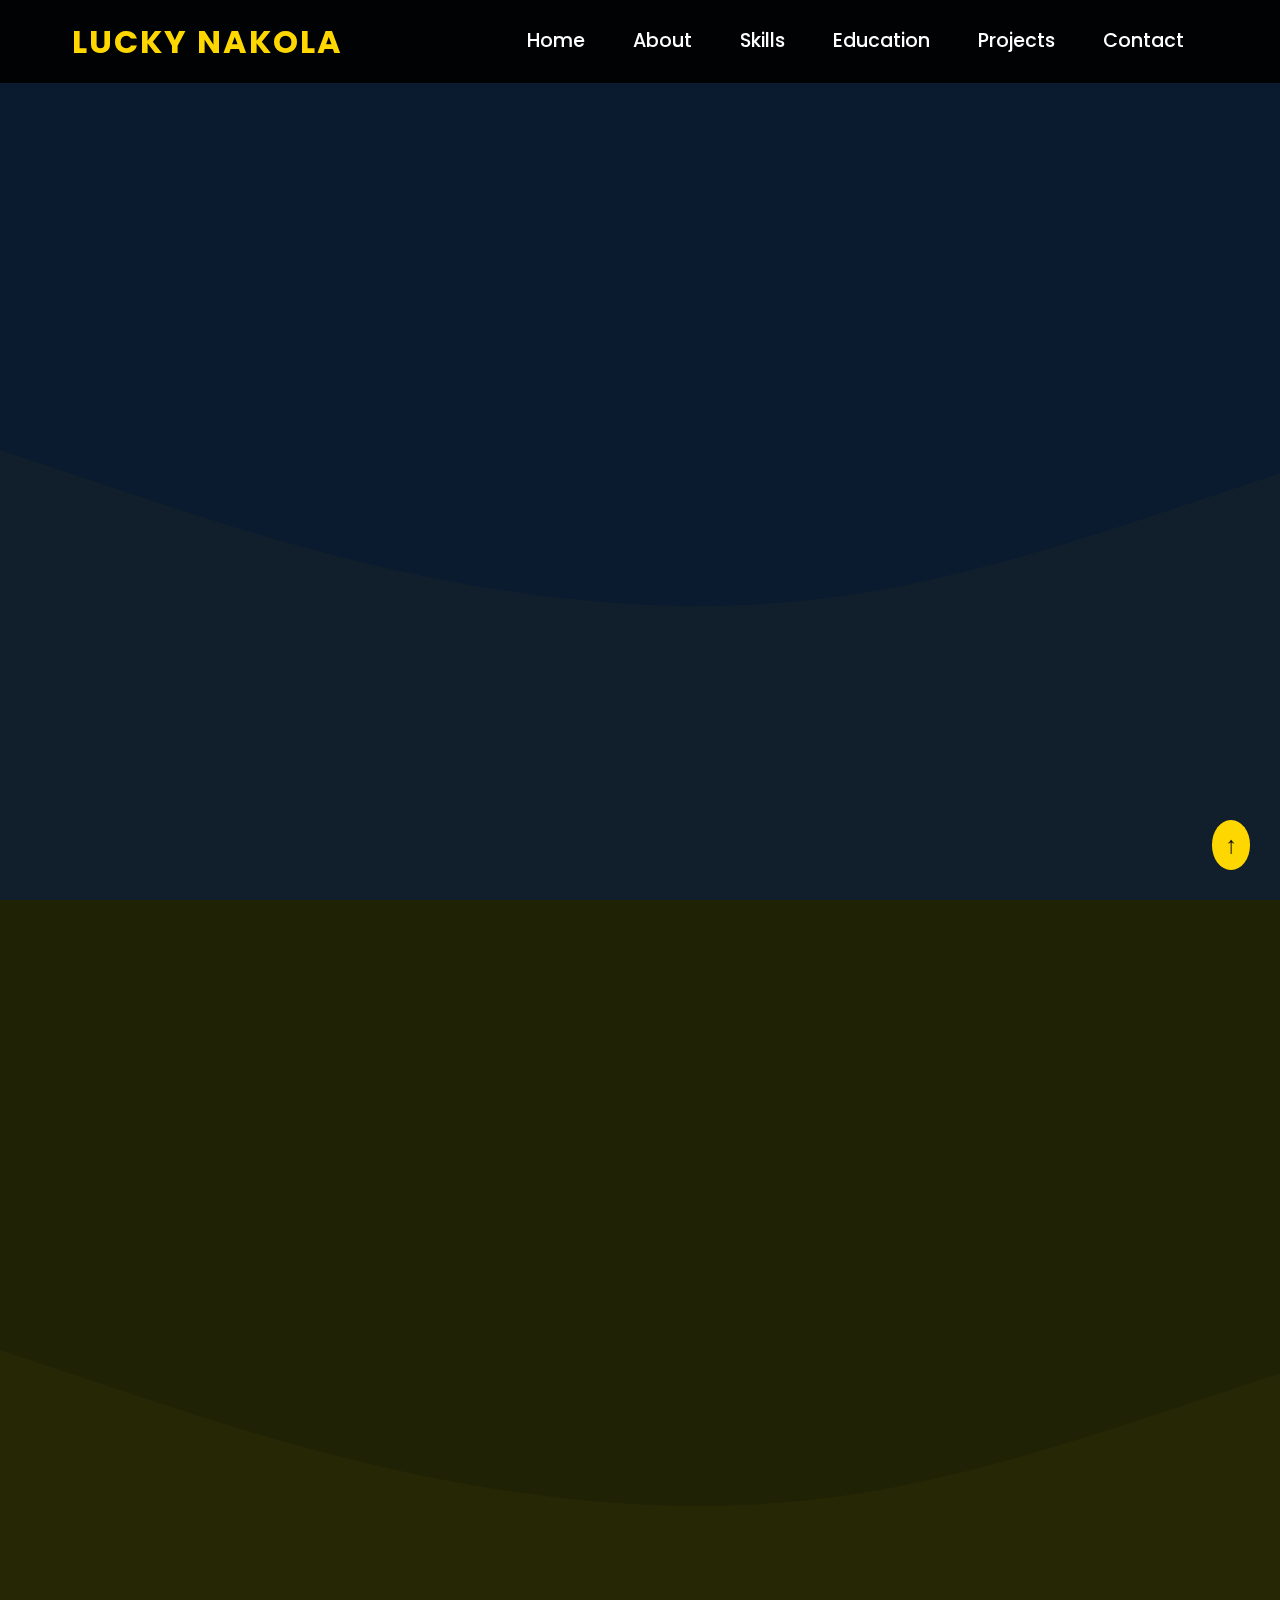
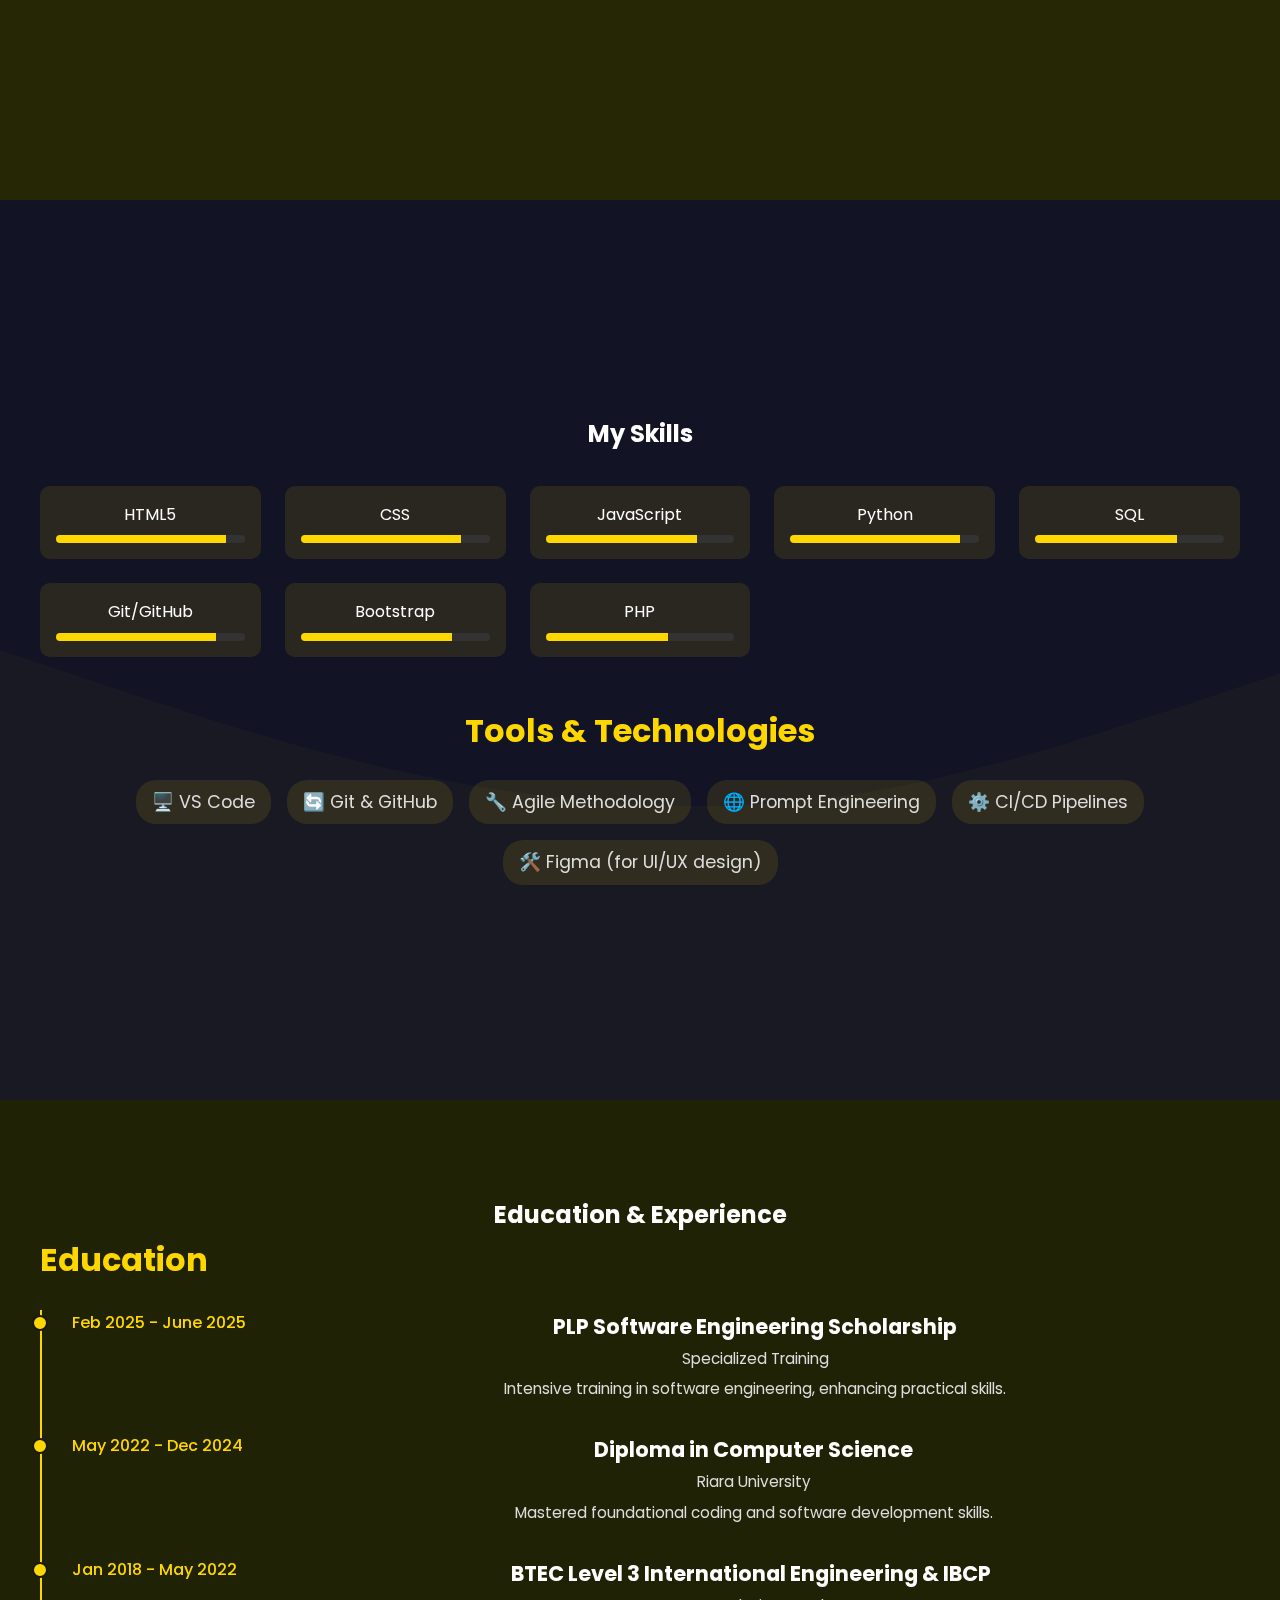
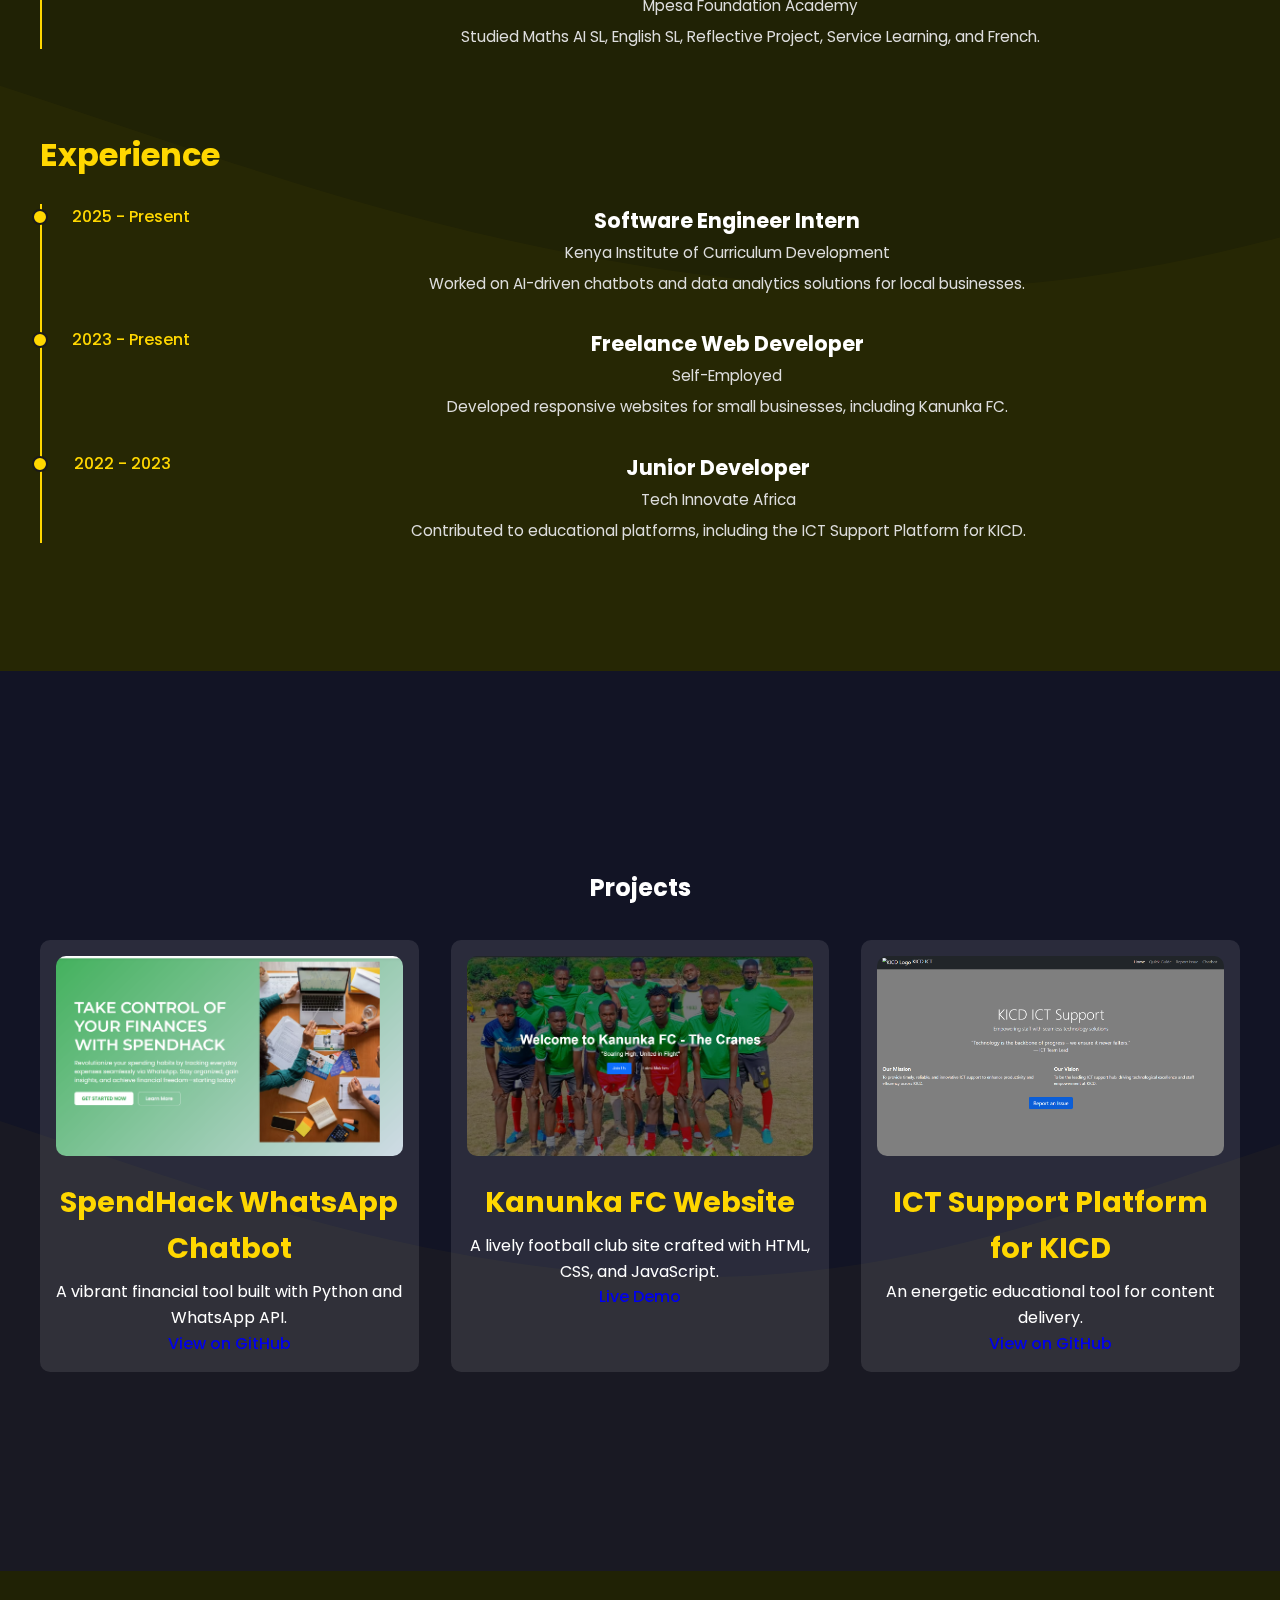
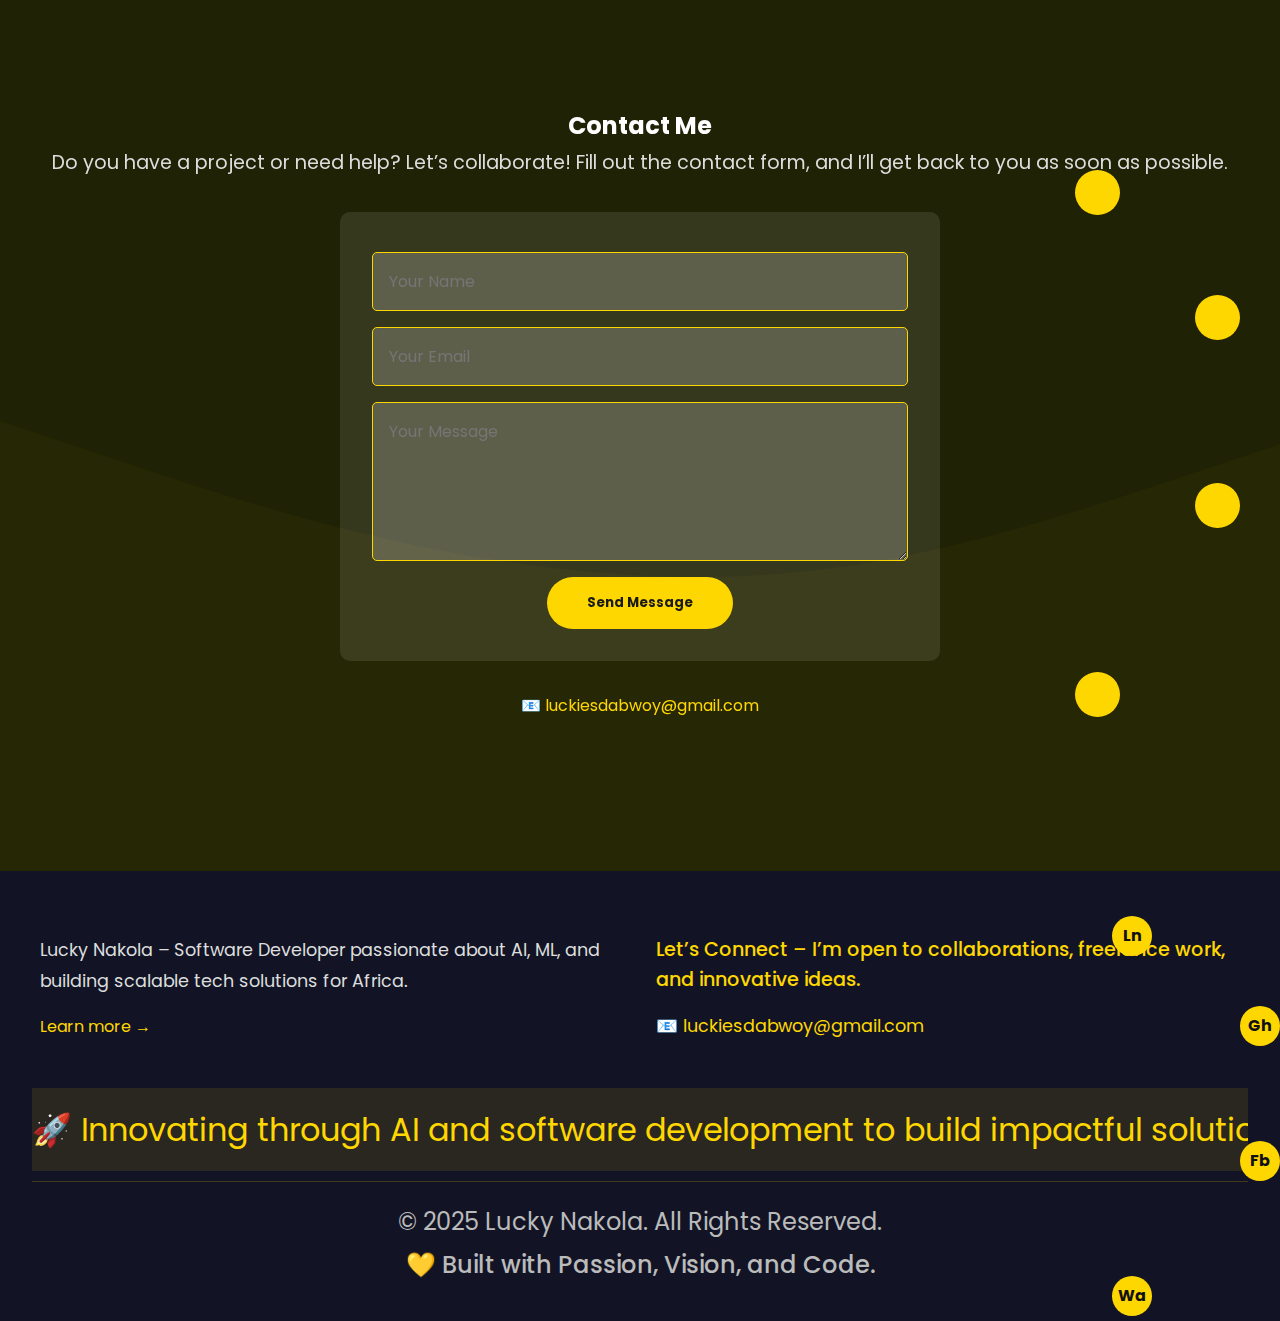
<file: index.html>
<!DOCTYPE html>
<html lang="en">
<head>
  <meta charset="UTF-8">
  <meta name="viewport" content="width=device-width, initial-scale=1.0">
  <meta name="description" content="Lucky Nakola - Software Engineer and AI Innovator">
  <title>Lucky Nakola | Portfolio</title>
  <link rel="stylesheet" href="styles.css">
  <link href="https://fonts.googleapis.com/css2?family=Playfair+Display:wght@400;700&family=Poppins:wght@300;400;500;600&display=swap" rel="stylesheet">
</head>
<body>
  <header>
    <nav>
      <div class="logo">Lucky Nakola</div>
      <input type="checkbox" id="menu-toggle" class="menu-checkbox">
      <label for="menu-toggle" class="menu-toggle">☰</label>
      <ul class="nav-links">
        <li><a href="#home">Home</a></li>
        <li><a href="#about">About</a></li>
        <li><a href="#skills">Skills</a></li>
        <li><a href="#education">Education</a></li>
        <li><a href="#projects">Projects</a></li>
        <li><a href="#contact">Contact</a></li>
      </ul>
    </nav>
  </header>

  <main>
    <!-- Hero Section -->
    <section id="home" class="section hero">
      <div class="section-bg"></div>
      <div class="content">
        <div class="hero-text">
          <h1>Hello! I’m Lucky Nakola</h1>
          <h2>Software Engineer | AI & ML Enthusiast | Web Developer</h2>
          <p>I specialize in AI, machine learning, and full-stack development, creating impactful digital solutions.</p>
          <div class="cta-buttons">
            <a href="#projects" class="cta primary">View My Work</a>
            <a href="pdf/LUCKY NAKOLA CV.pdf" class="cta secondary" download>Download CV</a>
          </div>
        </div>
        <div class="hero-image">
          <img src="img/Lucky.jpg" alt="Lucky Nakola">
          <div class="social-circle">
            <a href="https://www.facebook.com/lucky.loonkishu.7" class="social-icon" aria-label="Facebook">
              <svg viewBox="0 0 24 24" fill="#fff"><path d="M9 8h-3v4h3v12h5v-12h3.642l.358-4h-4v-1.667c0-.955.192-1.333 1.115-1.333h2.885v-5h-3.808c-3.596 0-5.192 1.583-5.192 4.615v3.385z"/></svg>
            </a>
            <a href="https://github.com/WAIYAH" class="social-icon" aria-label="GitHub">
              <svg viewBox="0 0 24 24" fill="#fff"><path d="M12 0c-6.626 0-12 5.373-12 12 0 5.302 3.438 9.8 8.207 11.387.599.111.793-.261.793-.577v-2.234c-3.338.726-4.033-1.416-4.033-1.416-.546-1.387-1.333-1.756-1.333-1.756-1.089-.745.083-.729.083-.729 1.205.084 1.839 1.237 1.839 1.237 1.07 1.834 2.807 1.304 3.492.997.107-.775.418-1.305.762-1.604-2.665-.305-5.467-1.332-5.467-5.931 0-1.311.469-2.381 1.236-3.221-.124-.303-.535-1.524.117-3.176 0 0 1.008-.322 3.301 1.23.957-.266 1.983-.399 3.003-.404 1.02.005 2.047.138 3.006.404 2.291-1.552 3.297-1.23 3.297-1.23.653 1.653.242 2.874.118 3.176.77.84 1.235 1.911 1.235 3.221 0 4.609-2.807 5.624-5.479 5.921.43.372.823 1.102.823 2.222v3.293c0 .319.192.694.801.576 4.765-1.589 8.199-6.086 8.199-11.386 0-6.627-5.373-12-12-12z"/></svg>
            </a>
            <a href="https://wa.me/254715674828" class="social-icon" aria-label="WhatsApp">
              <svg viewBox="0 0 24 24" fill="#fff"><path d="M12 0c-6.627 0-12 5.373-12 12s5.373 12 12 12 12-5.373 12-12-5.373-12-12-12zm6.066 17.185c-.149.405-.455.72-.91.856-.563.173-1.298.15-2.172-.068-.873-.218-1.808-.786-2.548-1.346-1.48-.998-2.602-2.334-3.219-3.892-.304-.77-.24-1.485.047-2.093.149-.314.342-.592.583-.811.241-.218.498-.405.774-.548.138-.071.276-.142.414-.213.138-.071.276-.142.414-.213.276-.142.483-.071.621.213.138.284.483.852.621 1.136.138.284.276.568.414.852.138.284.069.568-.069.852-.138.284-.414.568-.69.852-.276.284-.552.568-.828.852-.276.284-.414.568-.276.852.138.284.621.852 1.242 1.42.621.568 1.242 1.136 1.863 1.42.621.284 1.104.426 1.518.426.414 0 .759-.142 1.035-.426.276-.284.414-.568.552-.852.138-.284.276-.568.414-.852.138-.284.276-.426.414-.426.138 0 .276.142.414.426z"/></svg>
            </a>
            <a href="https://www.linkedin.com/in/lucky-nakola-0a657a276?lipi=urn%3Ali%3Apage%3Ad_flagship3_profile_view_base_contact_details%3BHAX2p28qTyC%2FvO9Iezd0vA%3D%3D" class="social-icon" aria-label="LinkedIn">
              <svg viewBox="0 0 24 24" fill="#fff"><path d="M4.98 3.5c0 1.381-1.11 2.5-2.48 2.5s-2.48-1.119-2.48-2.5c0-1.38 1.11-2.5 2.48-2.5s2.48 1.12 2.48 2.5zm.02 4.5h-5v16h5v-16zm7.982 0h-4.968v16h4.969v-8.399c0-4.67 6.029-5.052 6.029 0v8.399h4.988v-10.131c0-7.88-8.922-7.593-11.018-3.714v-2.155z"/></svg>
            </a>
          </div>
        </div>
      </div>
    </section>

    <!-- About Me Section -->
    <section id="about" class="section about-section">
      <div class="section-bg"></div>
      <div class="content">
        <div class="about-container">
          <div class="about-interests">
            <h3>Interests</h3>
            <ul class="interests-list">
              <li>🎮 Gaming & AI Innovations</li>
              <li>📚 Tech Blogging & Knowledge Sharing</li>
              <li>🚀 Building Scalable Applications</li>
              <li>🎤 Speaking at Tech Events</li>
            </ul>
          </div>
          <div class="about-text">
            <h2>About Me</h2>
            <p>I’m Lucky Nakola, a tech enthusiast with a burning passion for coding and AI. Based in Africa, I’m dedicated to creating solutions that uplift communities—think education, healthcare, and agriculture.</p>
            <blockquote class="highlight-quote">
              "I live for the thrill of hackathons, the joy of mentoring, and the dream of a tech-powered future."
            </blockquote>
            <p>My journey is fueled by a desire to innovate and empower, blending creativity with technology to make a lasting impact.</p>
          </div>
        </div>
      </div>
    </section>

    <!-- Skills Section -->
    <section id="skills" class="section">
      <div class="section-bg"></div>
      <div class="content">
        <h2>My Skills</h2>
        <div class="skills-grid">
          <div class="skill-card">HTML5 <span class="skill-bar"><span style="width: 90%;"></span></span></div>
          <div class="skill-card">CSS <span class="skill-bar"><span style="width: 85%;"></span></span></div>
          <div class="skill-card">JavaScript <span class="skill-bar"><span style="width: 80%;"></span></span></div>
          <div class="skill-card">Python <span class="skill-bar"><span style="width: 90%;"></span></span></div>
          <div class="skill-card">SQL <span class="skill-bar"><span style="width: 75%;"></span></span></div>
          <div class="skill-card">Git/GitHub <span class="skill-bar"><span style="width: 85%;"></span></span></div>
          <div class="skill-card">Bootstrap <span class="skill-bar"><span style="width: 80%;"></span></span></div>
          <div class="skill-card">PHP <span class="skill-bar"><span style="width: 65%;"></span></span></div>
        </div>
        <div class="tools-section">
          <h3>Tools & Technologies</h3>
          <ul class="tools-list">
            <li>🖥️ VS Code</li>
            <li>🔄 Git & GitHub</li>
            <li>🔧 Agile Methodology</li>
            <li>🌐 Prompt Engineering</li>
            <li>⚙️ CI/CD Pipelines</li>
            <li>🛠️ Figma (for UI/UX design)</li>
          </ul>
        </div>
      </div>
    </section>

    <!-- Education & Experience Section (Simplified, No Toggle) -->
    <section id="education" class="section education-experience">
      <div class="section-bg"></div>
      <div class="content">
        <h2>Education & Experience</h2>
        <div class="edu-exp-container">
          <!-- Education -->
          <div class="edu-exp-column">
            <h3>Education</h3>
            <div class="timeline">
              <div class="timeline-entry">
                <div class="timeline-date"> Feb 2025 - June 2025</div>
                <div class="timeline-content">
                  <h4>PLP Software Engineering Scholarship</h4>
                  <p class="institution">Specialized Training</p>
                  <p>Intensive training in software engineering, enhancing practical skills.</p>
                </div>
              </div>
              <div class="timeline-entry">
                <div class="timeline-date">May 2022 - Dec 2024</div>
                <div class="timeline-content">
                  <h4>Diploma in Computer Science</h4>
                  <p class="institution">Riara University</p>
                  <p>Mastered foundational coding and software development skills.</p>
                </div>
              </div>
              <div class="timeline-entry">
                <div class="timeline-date">Jan 2018 - May 2022</div>
                <div class="timeline-content">
                  <h4>BTEC Level 3 International Engineering & IBCP</h4>
                  <p class="institution">Mpesa Foundation Academy</p>
                  <p>Studied Maths AI SL, English SL, Reflective Project, Service Learning, and French.</p>
                </div>
              </div>
            </div>
          </div>
          <!-- Experience -->
          <div class="edu-exp-column">
            <h3>Experience</h3>
            <div class="timeline">
              <div class="timeline-entry">
                <div class="timeline-date">2025 - Present</div>
                <div class="timeline-content">
                  <h4>Software Engineer Intern</h4>
                  <p class="institution">Kenya Institute of Curriculum Development</p>
                  <p>Worked on AI-driven chatbots and data analytics solutions for local businesses.</p>
                </div>
              </div>
              <div class="timeline-entry">
                <div class="timeline-date">2023 - Present</div>
                <div class="timeline-content">
                  <h4>Freelance Web Developer</h4>
                  <p class="institution">Self-Employed</p>
                  <p>Developed responsive websites for small businesses, including Kanunka FC.</p>
                </div>
              </div>
              <div class="timeline-entry">
                <div class="timeline-date">2022 - 2023</div>
                <div class="timeline-content">
                  <h4>Junior Developer</h4>
                  <p class="institution">Tech Innovate Africa</p>
                  <p>Contributed to educational platforms, including the ICT Support Platform for KICD.</p>
                </div>
              </div>
            </div>
          </div>
        </div>
      </div>
    </section>

    <!-- Projects Section -->
    <section id="projects" class="section">
      <div class="section-bg"></div>
      <div class="content">
        <h2>Projects</h2>
        <div class="projects-grid">
          <div class="project-card">
            <img src="img/Spendhack.png" alt="SpendHack WhatsApp Chatbot">
            <h3>SpendHack WhatsApp Chatbot</h3>
            <p>A vibrant financial tool built with Python and WhatsApp API.</p>
            <a href="https://spendhackv1.vercel.app/" class="cta">View on GitHub</a>
          </div>
          <div class="project-card">
            <img src="img/Kanunka Cranes.png" alt="Kanunka FC Website">
            <h3>Kanunka FC Website</h3>
            <p>A lively football club site crafted with HTML, CSS, and JavaScript.</p>
            <a href="https://the-cranes.vercel.app/" class="cta">Live Demo</a>
          </div>
          <div class="project-card">
            <img src="img/Kicd.png" alt="ICT Support Platform for KICD">
            <h3>ICT Support Platform for KICD</h3>
            <p>An energetic educational tool for content delivery.</p>
            <a href="#" class="cta">View on GitHub</a>
          </div>
        </div>
      </div>
    </section>

    <!-- Contact Section -->
    <section id="contact" class="section">
      <div class="section-bg"></div>
      <div class="content">
        <h2>Contact Me</h2>
        <p class="contact-description">Do you have a project or need help? Let’s collaborate! Fill out the contact form, and I’ll get back to you as soon as possible.</p>
        <form class="contact-form">
          <input type="text" placeholder="Your Name" required>
          <input type="email" placeholder="Your Email" required>
          <textarea placeholder="Your Message" rows="5" required></textarea>
          <button type="submit">Send Message</button>
        </form>
        <div class="contact-details">
          <p>📧 <a href="mailto:luckiesdabwoy@gmail.com">luckiesdabwoy@gmail.com</a></p>
          <div class="social-links">
            <a href="https://www.linkedin.com/in/lucky-nakola-0a657a276?lipi=urn%3Ali%3Apage%3Ad_flagship3_profile_view_base_contact_details%3BHAX2p28qTyC%2FvO9Iezd0vA%3D%3D" class="social-icon" aria-label="LinkedIn">Ln</a>
            <a href="https://github.com/WAIYAH" class="social-icon" aria-label="GitHub">Gh</a>
            <a href="https://www.facebook.com/lucky.loonkishu.7" class="social-icon" aria-label="Facebook">Fb</a>
            <a href="https://wa.me/254715674828" class="social-icon" aria-label="WhatsApp">Wa</a>
          </div>
        </div>
      </div>
    </section>
  </main>

  <!-- Footer -->
  <footer>
    <div class="footer-content">
      <div class="footer-col about-col">
        <p>Lucky Nakola – Software Developer passionate about AI, ML, and building scalable tech solutions for Africa.</p>
        <a href="#about" class="footer-link">Learn more →</a>
      </div>
      <div class="footer-col contact-col">
        <p class="cta-text">Let’s Connect – I’m open to collaborations, freelance work, and innovative ideas.</p>
        <p>📧 <a href="mailto:luckiesdabwoy@gmail.com">luckiesdabwoy@gmail.com</a></p>
        <div class="social-links">
          <a href="https://www.linkedin.com/in/lucky-nakola-0a657a276?lipi=urn%3Ali%3Apage%3Ad_flagship3_profile_view_base_contact_details%3BHAX2p28qTyC%2FvO9Iezd0vA%3D%3D" class="social-icon" aria-label="LinkedIn">Ln</a>
          <a href="https://github.com/WAIYAH" class="social-icon" aria-label="GitHub">Gh</a>
          <a href="https://www.facebook.com/lucky.loonkishu.7" class="social-icon" aria-label="Facebook">Fb</a>
          <a href="https://wa.me/254715674828" class="social-icon" aria-label="WhatsApp">Wa</a>
        </div>
      </div>
    </div>
    <div class="footer-marquee">
      <p class="marquee-text">🚀 Innovating through AI and software development to build impactful solutions for Africa. – Lucky Nakola 🌍</p>
    </div>
    <div class="footer-bottom">
      <p>© 2025 Lucky Nakola. All Rights Reserved.</p>
      <p class="branding">💛 Built with Passion, Vision, and Code.</p>
    </div>
    <div class="scroll-top">
      <a href="#home" aria-label="Scroll to top">↑</a>
    </div>
  </footer>
</body>
</html>
</file>
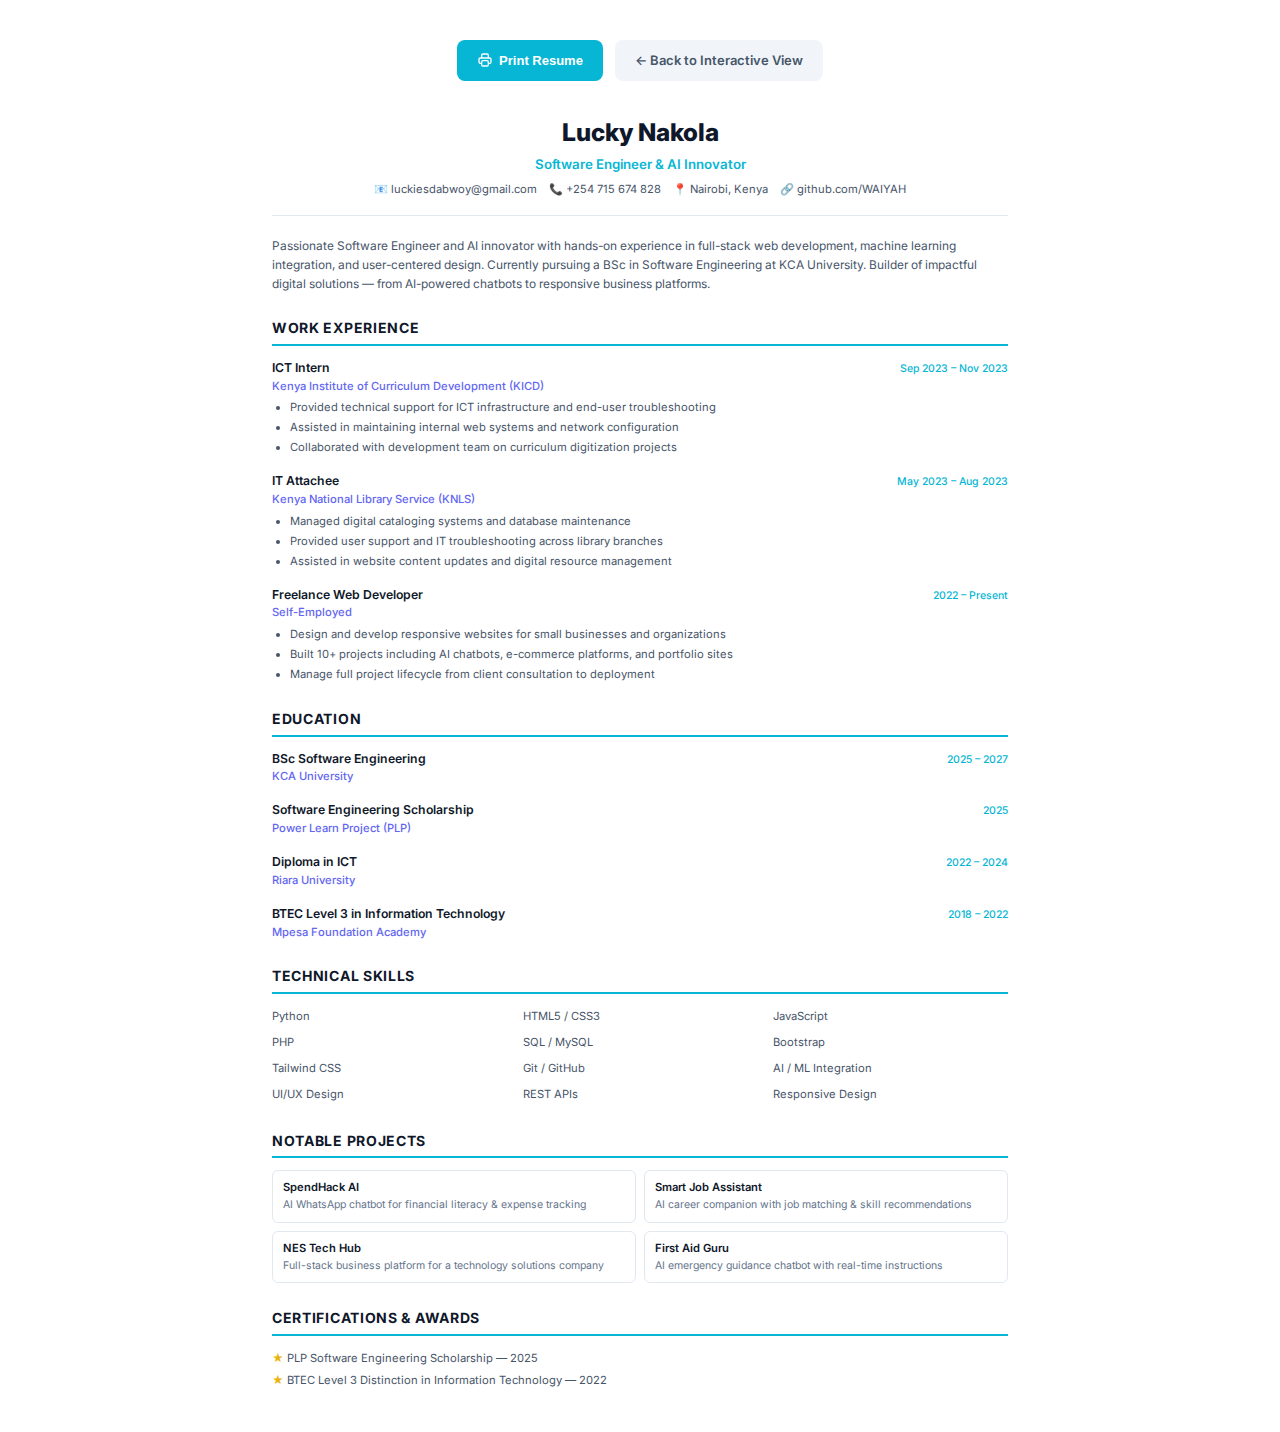
<file: cv/print.html>
<!DOCTYPE html>
<html lang="en">
<head>
  <meta charset="UTF-8">
  <meta name="viewport" content="width=device-width, initial-scale=1.0">
  <title>Print Resume — Lucky Nakola</title>
  <link href="https://fonts.googleapis.com/css2?family=Inter:wght@300;400;500;600;700&display=swap" rel="stylesheet">
  <style>
    *, *::before, *::after { margin: 0; padding: 0; box-sizing: border-box; }
    html { font-size: 14px; }
    body { font-family: 'Inter', system-ui, sans-serif; color: #1e293b; background: #fff; line-height: 1.6; max-width: 800px; margin: 0 auto; padding: 40px 32px; }

    /* Print controls — hidden on print */
    .print-controls { display: flex; gap: 12px; justify-content: center; margin-bottom: 32px; }
    .print-controls button, .print-controls a { display: inline-flex; align-items: center; gap: 6px; padding: 10px 20px; font-size: 13px; font-weight: 600; border-radius: 8px; cursor: pointer; text-decoration: none; border: none; transition: all .2s; }
    .print-btn { background: #06b6d4; color: #fff; }
    .print-btn:hover { background: #0891b2; }
    .back-btn { background: #f1f5f9; color: #475569; }
    .back-btn:hover { background: #e2e8f0; }

    h1 { font-size: 1.75rem; font-weight: 800; color: #0f172a; margin-bottom: 2px; }
    h2 { font-size: 1rem; font-weight: 700; color: #0f172a; text-transform: uppercase; letter-spacing: 0.05em; border-bottom: 2px solid #06b6d4; padding-bottom: 4px; margin-top: 24px; margin-bottom: 12px; }
    h3 { font-size: 0.875rem; font-weight: 600; color: #0f172a; }

    .header { text-align: center; margin-bottom: 20px; border-bottom: 1px solid #e2e8f0; padding-bottom: 16px; }
    .header p { color: #64748b; font-size: 0.85rem; }
    .header .title { color: #06b6d4; font-weight: 600; font-size: 0.95rem; }
    .header .contact-row { display: flex; flex-wrap: wrap; justify-content: center; gap: 12px; margin-top: 6px; }
    .header .contact-row span { color: #475569; font-size: 0.8rem; }

    .summary { color: #475569; font-size: 0.85rem; margin-bottom: 4px; }

    .entry { margin-bottom: 14px; }
    .entry-header { display: flex; justify-content: space-between; align-items: baseline; flex-wrap: wrap; gap: 4px; }
    .entry-header .date { color: #06b6d4; font-size: 0.75rem; font-weight: 500; white-space: nowrap; }
    .entry .org { color: #6366f1; font-size: 0.8rem; font-weight: 500; }
    .entry ul { padding-left: 18px; margin-top: 4px; }
    .entry ul li { color: #475569; font-size: 0.8rem; margin-bottom: 2px; }

    .skills-grid { display: grid; grid-template-columns: repeat(3, 1fr); gap: 4px 16px; }
    .skills-grid span { color: #475569; font-size: 0.8rem; padding: 2px 0; }

    .projects-grid { display: grid; grid-template-columns: 1fr 1fr; gap: 8px; }
    .project { border: 1px solid #e2e8f0; border-radius: 6px; padding: 8px 10px; }
    .project h3 { font-size: 0.8rem; }
    .project p { font-size: 0.75rem; color: #64748b; }

    .certs li { color: #475569; font-size: 0.8rem; padding: 2px 0; list-style: none; }
    .certs li::before { content: "★ "; color: #eab308; }

    @media print {
      body { padding: 0; }
      .print-controls { display: none !important; }
      @page { margin: 1.5cm; size: A4; }
      h2 { break-after: avoid; }
      .entry { break-inside: avoid; }
    }
  </style>
</head>
<body>
  <div class="print-controls">
    <button class="print-btn" onclick="window.print()">
      <svg width="16" height="16" fill="none" viewBox="0 0 24 24" stroke="currentColor" stroke-width="2"><path stroke-linecap="round" stroke-linejoin="round" d="M17 17h2a2 2 0 002-2v-4a2 2 0 00-2-2H5a2 2 0 00-2 2v4a2 2 0 002 2h2m2 4h6a2 2 0 002-2v-4a2 2 0 00-2-2H9a2 2 0 00-2 2v4a2 2 0 002 2zm8-12V5a2 2 0 00-2-2H9a2 2 0 00-2 2v4h10z"/></svg>
      Print Resume
    </button>
    <a href="view.html" class="back-btn">← Back to Interactive View</a>
  </div>

  <div class="header">
    <h1>Lucky Nakola</h1>
    <p class="title">Software Engineer & AI Innovator</p>
    <div class="contact-row">
      <span>📧 luckiesdabwoy@gmail.com</span>
      <span>📞 +254 715 674 828</span>
      <span>📍 Nairobi, Kenya</span>
      <span>🔗 github.com/WAIYAH</span>
    </div>
  </div>

  <p class="summary">Passionate Software Engineer and AI innovator with hands-on experience in full-stack web development, machine learning integration, and user-centered design. Currently pursuing a BSc in Software Engineering at KCA University. Builder of impactful digital solutions — from AI-powered chatbots to responsive business platforms.</p>

  <h2>Work Experience</h2>

  <div class="entry">
    <div class="entry-header">
      <h3>ICT Intern</h3>
      <span class="date">Sep 2023 – Nov 2023</span>
    </div>
    <p class="org">Kenya Institute of Curriculum Development (KICD)</p>
    <ul>
      <li>Provided technical support for ICT infrastructure and end-user troubleshooting</li>
      <li>Assisted in maintaining internal web systems and network configuration</li>
      <li>Collaborated with development team on curriculum digitization projects</li>
    </ul>
  </div>

  <div class="entry">
    <div class="entry-header">
      <h3>IT Attachee</h3>
      <span class="date">May 2023 – Aug 2023</span>
    </div>
    <p class="org">Kenya National Library Service (KNLS)</p>
    <ul>
      <li>Managed digital cataloging systems and database maintenance</li>
      <li>Provided user support and IT troubleshooting across library branches</li>
      <li>Assisted in website content updates and digital resource management</li>
    </ul>
  </div>

  <div class="entry">
    <div class="entry-header">
      <h3>Freelance Web Developer</h3>
      <span class="date">2022 – Present</span>
    </div>
    <p class="org">Self-Employed</p>
    <ul>
      <li>Design and develop responsive websites for small businesses and organizations</li>
      <li>Built 10+ projects including AI chatbots, e-commerce platforms, and portfolio sites</li>
      <li>Manage full project lifecycle from client consultation to deployment</li>
    </ul>
  </div>

  <h2>Education</h2>

  <div class="entry">
    <div class="entry-header"><h3>BSc Software Engineering</h3><span class="date">2025 – 2027</span></div>
    <p class="org">KCA University</p>
  </div>
  <div class="entry">
    <div class="entry-header"><h3>Software Engineering Scholarship</h3><span class="date">2025</span></div>
    <p class="org">Power Learn Project (PLP)</p>
  </div>
  <div class="entry">
    <div class="entry-header"><h3>Diploma in ICT</h3><span class="date">2022 – 2024</span></div>
    <p class="org">Riara University</p>
  </div>
  <div class="entry">
    <div class="entry-header"><h3>BTEC Level 3 in Information Technology</h3><span class="date">2018 – 2022</span></div>
    <p class="org">Mpesa Foundation Academy</p>
  </div>

  <h2>Technical Skills</h2>
  <div class="skills-grid">
    <span>Python</span><span>HTML5 / CSS3</span><span>JavaScript</span>
    <span>PHP</span><span>SQL / MySQL</span><span>Bootstrap</span>
    <span>Tailwind CSS</span><span>Git / GitHub</span><span>AI / ML Integration</span>
    <span>UI/UX Design</span><span>REST APIs</span><span>Responsive Design</span>
  </div>

  <h2>Notable Projects</h2>
  <div class="projects-grid">
    <div class="project">
      <h3>SpendHack AI</h3>
      <p>AI WhatsApp chatbot for financial literacy & expense tracking</p>
    </div>
    <div class="project">
      <h3>Smart Job Assistant</h3>
      <p>AI career companion with job matching & skill recommendations</p>
    </div>
    <div class="project">
      <h3>NES Tech Hub</h3>
      <p>Full-stack business platform for a technology solutions company</p>
    </div>
    <div class="project">
      <h3>First Aid Guru</h3>
      <p>AI emergency guidance chatbot with real-time instructions</p>
    </div>
  </div>

  <h2>Certifications & Awards</h2>
  <ul class="certs">
    <li>PLP Software Engineering Scholarship — 2025</li>
    <li>BTEC Level 3 Distinction in Information Technology — 2022</li>
  </ul>
</body>
</html>
</file>
<file: styles.css>
/* Reset and Base Styles */
* {
  margin: 0;
  padding: 0;
  box-sizing: border-box;
  font-family: 'Poppins', sans-serif;
}

body {
  background: #1a1a1a;
  color: #fff;
  line-height: 1.6;
  overflow-x: hidden;
}

/* Header and Navigation */
header {
  position: fixed;
  top: 0;
  width: 100%;
  background: rgba(0, 0, 0, 0.9);
  z-index: 1000;
}

nav {
  max-width: 1200px;
  margin: 0 auto;
  padding: 1rem 2rem;
  display: flex;
  justify-content: space-between;
  align-items: center;
}

nav .logo {
  font-size: 2rem;
  font-weight: bold;
  color: #ffd700;
  text-transform: uppercase;
  letter-spacing: 2px;
}

.menu-checkbox {
  display: none;
}

.menu-toggle {
  display: none;
  color: #ffd700;
  font-size: 2rem;
  cursor: pointer;
}

.nav-links {
  display: flex;
  list-style: none;
}

.nav-links li {
  margin: 0 1.5rem;
}

.nav-links a {
  color: #fff;
  text-decoration: none;
  font-size: 1.2rem;
  font-weight: 500;
  position: relative;
  transition: color 0.3s;
}

.nav-links a:hover {
  color: #ffd700;
}

.nav-links a::after {
  content: '';
  position: absolute;
  width: 0;
  height: 2px;
  background: #ffd700;
  bottom: -5px;
  left: 0;
  transition: width 0.3s;
}

.nav-links a:hover::after {
  width: 100%;
}

/* Main Sections */
.section {
  position: relative;
  padding: 6rem 2rem;
  min-height: 100vh;
  display: flex;
  align-items: center;
  justify-content: center;
  overflow: hidden;
}

.section-bg {
  position: absolute;
  top: 0;
  left: 0;
  width: 100%;
  height: 100%;
  background: url('data:image/svg+xml,%3Csvg xmlns="http://www.w3.org/2000/svg" viewBox="0 0 1440 320"%3E%3Cpath fill="%23ffd700" fill-opacity="0.1" d="M0,160L48,176C96,192,192,224,288,213.3C384,203,480,149,576,138.7C672,128,768,160,864,181.3C960,203,1056,213,1152,197.3C1248,181,1344,139,1392,117.3L1440,96L1440,320L1392,320C1344,320,1248,320,1152,320C1056,320,960,320,864,320C768,320,672,320,576,320C480,320,384,320,288,320C192,320,96,320,48,320L0,320Z"%3E%3C/path%3E%3C/svg%3E');
  background-size: cover;
  opacity: 0.3;
  animation: wave 20s linear infinite;
}

.content {
  max-width: 1200px;
  width: 100%;
  text-align: center;
  position: relative;
  z-index: 1;
}

/* Hero Section */
.hero {
  background: #0a1a2f;
}

.hero .content {
  display: flex;
  align-items: center;
  justify-content: space-between;
  gap: 3rem;
}

.hero-text {
  flex: 1;
  text-align: left;
  opacity: 0;
  animation: fadeIn 1s ease forwards 0.5s;
}

.hero-text h1 {
  font-family: 'Playfair Display', serif;
  font-size: 4.5rem;
  color: #fff;
  margin-bottom: 1rem;
  text-shadow: 2px 2px 5px rgba(0, 0, 0, 0.5);
}

.hero-text h2 {
  font-size: 1.5rem;
  color: #ffd700;
  font-weight: 400;
  margin-bottom: 1rem;
}

.hero-text p {
  font-size: 1.2rem;
  color: #ddd;
  margin-bottom: 2rem;
}

.cta-buttons {
  display: flex;
  gap: 1.5rem;
}

.cta {
  padding: 1rem 2rem;
  text-decoration: none;
  border-radius: 50px;
  font-weight: 500;
  transition: transform 0.3s, box-shadow 0.3s;
}

.cta.primary {
  background: #ffd700;
  color: #1a1a1a;
}

.cta.secondary {
  background: transparent;
  color: #fff;
  border: 2px solid #ffd700;
}

.cta:hover {
  transform: scale(1.05);
  box-shadow: 0 0 20px rgba(255, 215, 0, 0.5);
}

.hero-image {
  flex: 1;
  position: relative;
  text-align: right;
  opacity: 0;
  animation: fadeIn 1s ease forwards 1s;
}

.hero-image img {
  width: 100%;
  max-width: 500px;
  height: auto;
  border-radius: 10px;
  box-shadow: 0 0 20px rgba(0, 0, 0, 0.5);
}

.social-circle {
  position: absolute;
  top: 50%;
  right: 0;
  transform: translateY(-50%);
  width: 200px;
  height: 200px;
  border: 2px solid rgba(255, 215, 0, 0.3);
  border-radius: 50%;
  border-left: none;
  border-top: none;
  border-bottom: none;
}

.social-icon {
  position: absolute;
  width: 40px;
  height: 40px;
  background: rgba(255, 215, 0, 0.2);
  border-radius: 50%;
  display: flex;
  align-items: center;
  justify-content: center;
  transition: transform 0.3s, background 0.3s;
}

.social-icon svg {
  width: 20px;
  height: 20px;
}

.social-icon:nth-child(1) { top: 10%; right: 10%; }
.social-icon:nth-child(2) { top: 30%; right: 0; }
.social-icon:nth-child(3) { top: 60%; right: 0; }
.social-icon:nth-child(4) { top: 90%; right: 10%; }

.social-icon:hover {
  transform: scale(1.2);
  background: #ffd700;
}

.social-icon:hover svg {
  fill: #1a1a1a;
}

/* About Section */
.about-section {
  background: linear-gradient(135deg, #2a2a2a 0%, #1a1a1a 100%);
  background: #202205;



}

.about-container {
  display: flex;
  gap: 3rem;
  align-items: center;
}

.about-interests {
  flex: 1;
  opacity: 0;
  animation: slideInLeft 1s ease forwards 0.5s;
}

.about-interests h3 {
  font-size: 2rem;
  color: #ffd700;
  margin-bottom: 1.5rem;
}

.interests-list {
  list-style: none;
}

.interests-list li {
  font-size: 1.1rem;
  color: #ddd;
  margin-bottom: 1rem;
  position: relative;
  padding-left: 2rem;
  transition: color 0.3s, transform 0.3s;
}

.interests-list li:hover {
  color: #ffd700;
  transform: translateX(10px);
}

.about-text {
  flex: 2;
  opacity: 0;
  animation: slideInRight 1s ease forwards 0.5s;
}

.about-text h2 {
  font-size: 3rem;
  color: #fff;
  margin-bottom: 1.5rem;
}

.about-text p {
  font-size: 1.2rem;
  color: #ddd;
  line-height: 1.8;
  margin-bottom: 1rem;
}

.highlight-quote {
  font-family: 'Playfair Display', serif;
  font-size: 1.4rem;
  color: #ffd700;
  background: rgba(255, 215, 0, 0.1);
  padding: 1rem 2rem;
  border-left: 4px solid #ffd700;
  margin: 1.5rem 0;
  line-height: 1.6;
  position: relative;
  animation: fadeIn 1s ease forwards 1s;
}

/* Skills Section */
#skills {
  background: #121425;
}

.skills-grid {
  display: grid;
  grid-template-columns: repeat(auto-fit, minmax(200px, 1fr));
  gap: 1.5rem;
  margin-top: 2rem;
}

.skill-card {
  background: rgba(255, 215, 0, 0.1);
  padding: 1rem;
  border-radius: 10px;
  transition: transform 0.3s, box-shadow 0.3s;
}

.skill-card:hover {
  transform: scale(1.05);
  box-shadow: 0 0 15px rgba(255, 215, 0, 0.5);
}

.skill-bar {
  display: block;
  background: #333;
  height: 8px;
  border-radius: 4px;
  margin-top: 0.5rem;
  overflow: hidden;
}

.skill-bar span {
  display: block;
  height: 100%;
  background: #ffd700;
}

.tools-section {
  margin-top: 3rem;
}

.tools-section h3 {
  font-size: 2rem;
  color: #ffd700;
  margin-bottom: 1.5rem;
}

.tools-list {
  list-style: none;
  display: flex;
  flex-wrap: wrap;
  gap: 1rem;
  justify-content: center;
}

.tools-list li {
  font-size: 1.1rem;
  color: #ddd;
  background: rgba(255, 215, 0, 0.1);
  padding: 0.5rem 1rem;
  border-radius: 20px;
  transition: background 0.3s, color 0.3s;
}

.tools-list li:hover {
  background: #ffd700;
  color: #1a1a1a;
}

/* Education & Experience Section (Simplified) */
.education-experience {
  background: #202205;

}

.edu-exp-container {
  display: flex;
  flex-direction: column;
  gap: 3rem;
}

.edu-exp-column h3 {
  font-size: 2rem;
  color: #ffd700;
  margin-bottom: 1.5rem;
  text-align: left;
}

.timeline {
  position: relative;
  padding-left: 2rem;
}

.timeline::before {
  content: '';
  position: absolute;
  left: 0;
  top: 0;
  height: 100%;
  width: 2px;
  background: #ffd700;
}

.timeline-entry {
  position: relative;
  margin-bottom: 2rem;
  display: flex;
  gap: 1.5rem;
  transition: transform 0.3s;
}

.timeline-entry:hover {
  transform: translateX(10px);
}

.timeline-entry::before {
  content: '';
  position: absolute;
  left: -2.5rem;
  top: 5px;
  width: 12px;
  height: 12px;
  background: #ffd700;
  border-radius: 50%;
  border: 2px solid #1a1a1a;
}

.timeline-date {
  font-size: 1rem;
  color: #ffd700;
  font-weight: 500;
  min-width: 100px;
}

.timeline-content {
  flex: 1;
}

.timeline-content h4 {
  font-size: 1.3rem;
  color: #fff;
  margin-bottom: 0.3rem;
}

.institution {
  font-size: 1rem;
  color: #bbb;
  margin-bottom: 0.5rem;
}

.timeline-content p {
  font-size: 0.95rem;
  color: #ddd;
  line-height: 1.5;
}

/* Projects Section */
#projects {
  background: #121425;
}

.projects-grid {
  display: grid;
  grid-template-columns: repeat(auto-fit, minmax(300px, 1fr));
  gap: 2rem;
  margin-top: 2rem;
}

.project-card {
  background: rgba(255, 255, 255, 0.1);
  padding: 1rem;
  border-radius: 10px;
  transition: transform 0.3s, box-shadow 0.3s;
}

.project-card:hover {
  transform: translateY(-10px);
  box-shadow: 0 0 20px rgba(255, 215, 0, 0.5);
}

.project-card img {
  width: 100%;
  height: 200px;
  object-fit: cover;
  border-radius: 10px;
  margin-bottom: 1rem;
}

.project-card h3 {
  font-size: 1.8rem;
  color: #ffd700;
  margin-bottom: 0.5rem;
}

/* Contact Section */
#contact {
  background: #202205;
}

.contact-description {
  font-size: 1.2rem;
  color: #ddd;
  margin-bottom: 2rem;
  line-height: 1.8;
}

.contact-form {
  max-width: 600px;
  margin: 2rem auto;
  background: rgba(255, 255, 255, 0.1);
  padding: 2rem;
  border-radius: 10px;
}

.contact-form input,
.contact-form textarea {
  width: 100%;
  padding: 1rem;
  margin: 0.5rem 0;
  background: rgba(255, 255, 255, 0.2);
  border: 1px solid #ffd700;
  border-radius: 5px;
  color: #fff;
  font-size: 1rem;
  transition: border-color 0.3s, box-shadow 0.3s;
}

.contact-form input:focus,
.contact-form textarea:focus {
  outline: none;
  border-color: #fff;
  box-shadow: 0 0 10px rgba(255, 215, 0, 0.5);
}

.contact-form textarea {
  resize: vertical;
  min-height: 120px;
}

.contact-form button {
  padding: 1rem 2.5rem;
  background: #ffd700;
  color: #1a1a1a;
  border: none;
  border-radius: 50px;
  font-weight: bold;
  cursor: pointer;
  transition: box-shadow 0.3s, transform 0.3s;
}

.contact-form button:hover {
  box-shadow: 0 0 20px #ffd700;
  transform: scale(1.05);
}

.contact-details {
  margin-top: 2rem;
}

.contact-details a {
  color: #ffd700;
  text-decoration: none;
  transition: color 0.3s;
}

.contact-details a:hover {
  color: #fff;
}

.social-links {
  display: flex;
  justify-content: center;
  gap: 1.5rem;
  margin-top: 1rem;
}

.social-icon {
  display: inline-block;
  width: 45px;
  height: 45px;
  background: #ffd700;
  color: #1a1a1a;
  border-radius: 50%;
  line-height: 45px;
  text-align: center;
  font-weight: bold;
  text-decoration: none;
  transition: transform 0.3s, box-shadow 0.3s;
}

.social-icon:hover {
  transform: scale(1.1);
  box-shadow: 0 0 15px #ffd700;
}

/* Footer */
footer {
  background: #121425;

  color: #fff;
  padding: 4rem 2rem 2rem;
  position: relative;
}

.footer-content {
  display: flex;
  justify-content: space-between;
  max-width: 1200px;
  margin: 0 auto 2rem;
  gap: 2rem;
}

.footer-col {
  flex: 1;
  min-width: 250px;
}

.about-col p {
  font-size: 1.1rem;
  color: #ddd;
  margin-bottom: 1rem;
  line-height: 1.8;
}

.footer-link {
  color: #ffd700;
  text-decoration: none;
  font-size: 1rem;
  transition: color 0.3s;
}

.footer-link:hover {
  color: #fff;
}

.contact-col .cta-text {
  font-size: 1.2rem;
  color: #ffd700;
  font-weight: 500;
  margin-bottom: 1rem;
}

.contact-col p {
  font-size: 1.1rem;
  color: #ddd;
  margin-bottom: 1rem;
}

.contact-col a {
  color: #ffd700;
  text-decoration: none;
  transition: color 0.3s;
}

.contact-col a:hover {
  color: #fff;
}

.footer-col .social-links {
  justify-content: flex-start;
  gap: 1rem;
}

.footer-col .social-icon {
  width: 40px;
  height: 40px;
  line-height: 40px;
  background: #ffd700;
  color: #111;
  transition: transform 0.3s, box-shadow 0.3s;
}

.footer-col .social-icon:hover {
  transform: translateY(-5px);
  box-shadow: 0 0 15px rgba(255, 215, 0, 0.7);
}

.footer-marquee {
  overflow: hidden;
  background: rgba(255, 215, 0, 0.1);
  padding: 1rem 0;
  margin-bottom: 0.6rem;
}

.marquee-text {
  font-size: 2rem;
  color: #ffd700;
  white-space: nowrap;
  animation: marquee 15s linear infinite;
}

.footer-bottom {
  text-align: center;
  padding-top: 1rem;
  border-top: 1px solid rgba(255, 215, 0, 0.2);
}

.footer-bottom p {
  font-size: 1.5rem;
  color: #bbb;
  margin: 0.3rem 0;
}

.branding {
  color: #ffd700;
  font-weight: 500;
}

.scroll-top a {
  position: fixed;
  bottom: 30px;
  right: 30px;
  background: #ffd700;
  color: #111;
  padding: 0.8rem;
  border-radius: 50%;
  text-decoration: none;
  font-size: 1.5rem;
  line-height: 1;
  transition: box-shadow 0.3s, transform 0.3s;
}

.scroll-top a:hover {
  box-shadow: 0 0 20px rgba(255, 215, 0, 0.7);
  transform: scale(1.1);
}

/* Animations */
@keyframes wave {
  0% { transform: translateX(0); }
  50% { transform: translateX(-25%); }
  100% { transform: translateX(0); }
}

@keyframes fadeIn {
  0% { opacity: 0; transform: translateY(20px); }
  100% { opacity: 1; transform: translateY(0); }
}

@keyframes slideInLeft {
  0% { opacity: 0; transform: translateX(-50px); }
  100% { opacity: 1; transform: translateX(0); }
}

@keyframes slideInRight {
  0% { opacity: 0; transform: translateX(50px); }
  100% { opacity: 1; transform: translateX(0); }
}

@keyframes marquee {
  0% { transform: translateX(100%); }
  100% { transform: translateX(-100%); }
}

/* Responsive Design */
@media (max-width: 768px) {
  .menu-toggle {
    display: block;
  }

  .nav-links {
    display: none;
    flex-direction: column;
    position: absolute;
    top: 60px;
    left: 0;
    width: 100%;
    background: rgba(0, 0, 0, 0.9);
    padding: 1rem 0;
  }

  .menu-checkbox:checked ~ .nav-links {
    display: flex;
  }

  .nav-links li {
    margin: 0.5rem 0;
  }

  .hero .content {
    flex-direction: column;
    text-align: center;
  }

  .hero-text {
    text-align: center;
  }

  .hero-text h1 {
    font-size: 3rem;
  }

  .hero-text h2 {
    font-size: 1.2rem;
  }

  .hero-text p {
    font-size: 1rem;
  }

  .cta-buttons {
    flex-direction: column;
    gap: 1rem;
  }

  .hero-image {
    text-align: center;
  }

  .hero-image img {
    max-width: 300px;
  }

  .social-circle {
    position: static;
    transform: none;
    width: auto;
    height: auto;
    border: none;
    display: flex;
    justify-content: center;
    gap: 1rem;
    margin-top: 1rem;
  }

  .social-icon {
    position: static;
  }

  .section {
    padding: 4rem 1rem;
  }

  .about-container {
    flex-direction: column;
    text-align: center;
  }

  .about-interests h3 {
    text-align: center;
  }

  .interests-list li {
    padding-left: 0;
  }

  .highlight-quote {
    font-size: 1.2rem;
    padding: 1rem;
  }

  .tools-list {
    flex-direction: column;
    align-items: center;
  }

  .edu-exp-column h3 {
    text-align: center;
  }

  .timeline::before {
    left: 50%;
    transform: translateX(-50%);
  }

  .timeline-entry {
    flex-direction: column;
    text-align: center;
  }

  .timeline-entry::before {
    left: 50%;
    transform: translateX(-50%);
  }

  .timeline-date {
    margin-bottom: 0.5rem;
  }

  .footer-content {
    flex-direction: column;
    text-align: center;
  }

  .footer-col .social-links {
    justify-content: center;
  }

  .footer-marquee {
    padding: 0.3rem 0;
  }

  .marquee-text {
    font-size: 0.9rem;
  }

  .scroll-top a {
    bottom: 20px;
    right: 20px;
  }
}
</file>
